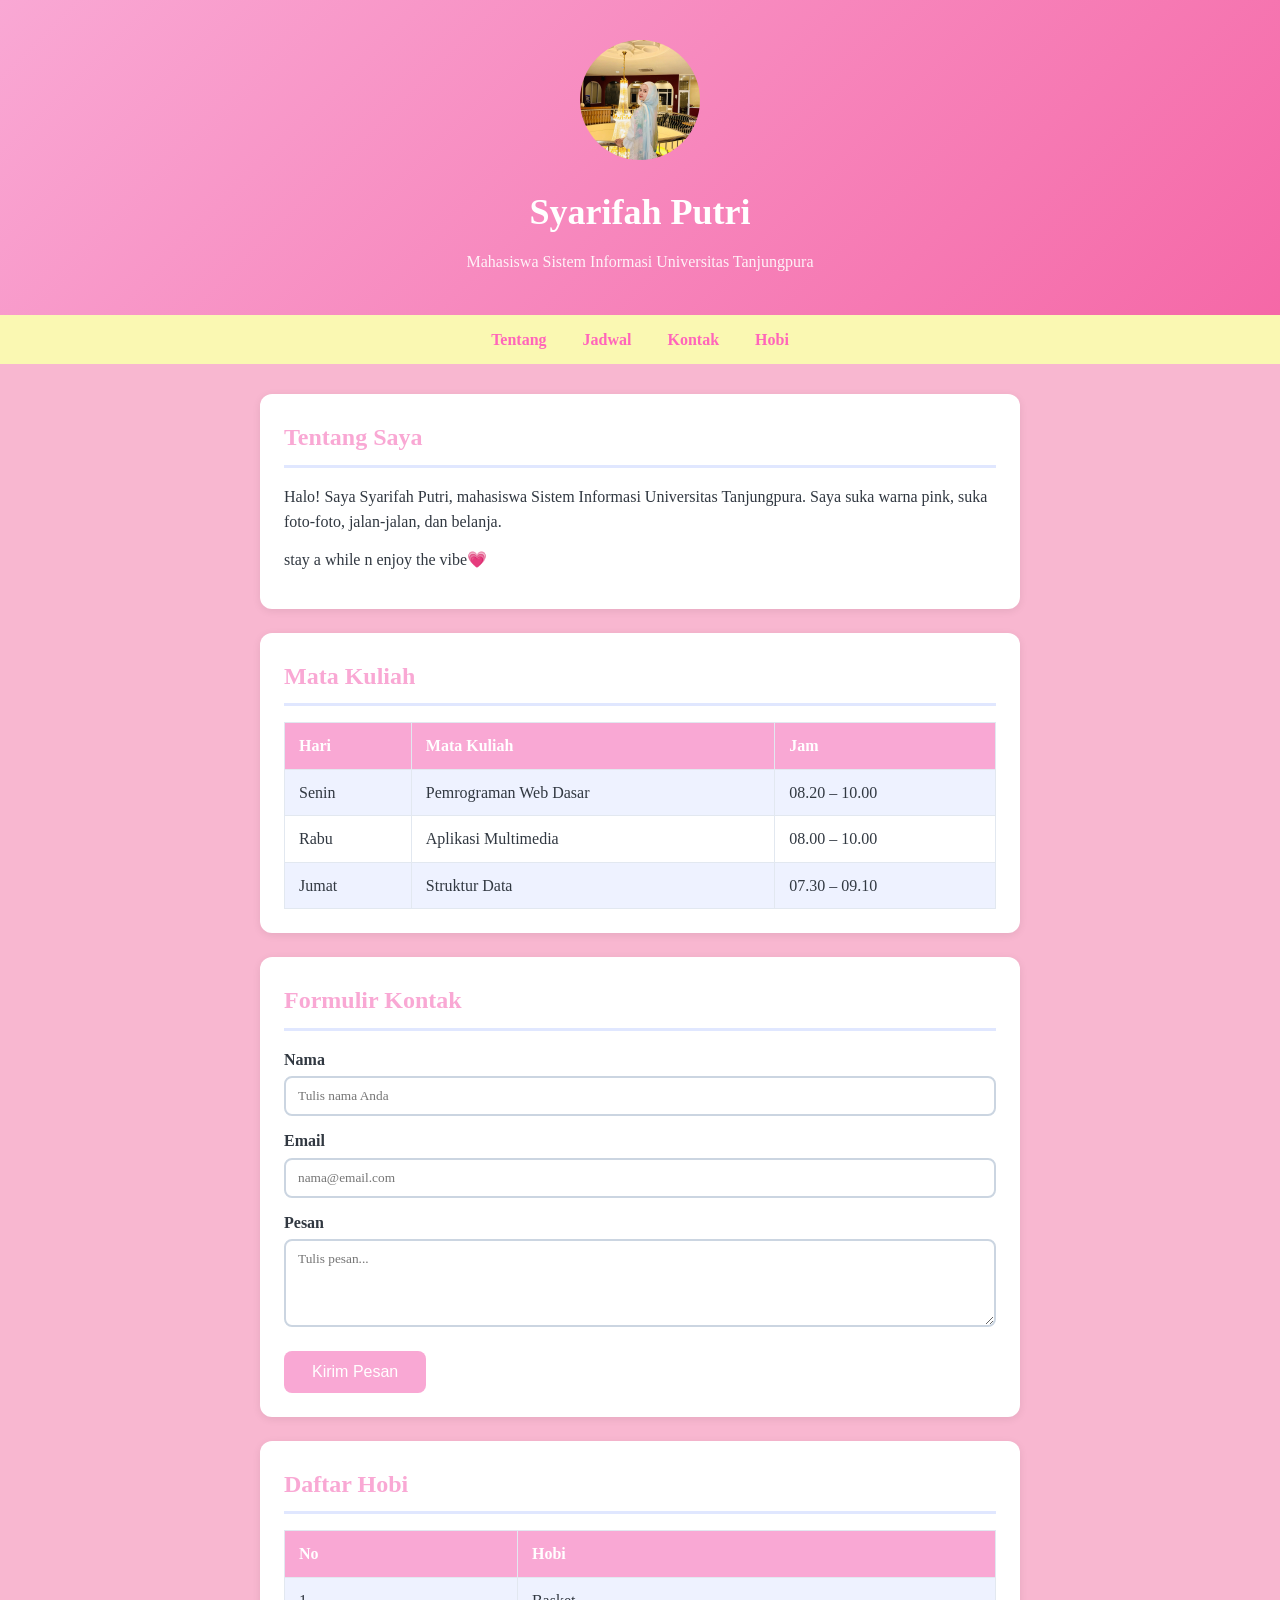
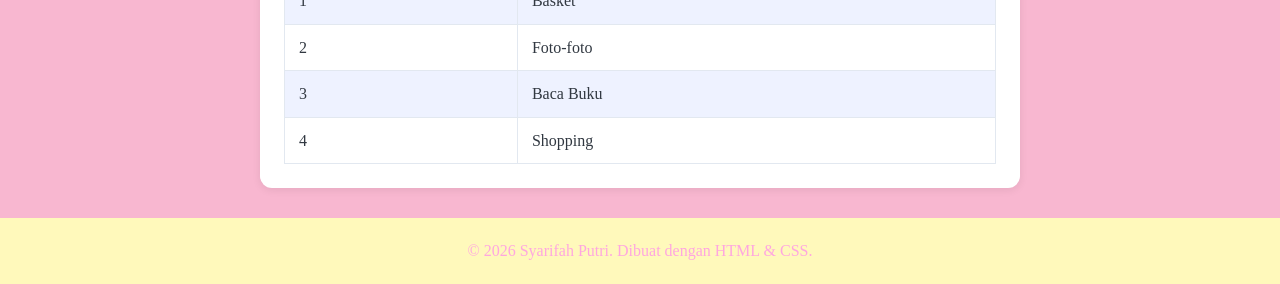
<file: praktik-css/index.html>
<!DOCTYPE html>
<html lang="id">
<head>
    <meta charset="UTF-8">
    <meta name="viewport" content="width=device-width, initial-scale=1.0">
    <title>Profil Syarifah Putri</title>
    <link rel="stylesheet" href="style.css">
</head>
<body>
    <header class="header">
        <img src="foto.jpg" alt="Foto Profil">
        <h1>Syarifah Putri</h1>
        <p>Mahasiswa Sistem Informasi Universitas Tanjungpura</p>
    </header>

    <nav class="nav">
        <a href="#tentang">Tentang</a>
        <a href="#jadwal">Jadwal</a>
        <a href="#kontak">Kontak</a>
        <a href="#hobi">Hobi</a>
    </nav>

    <main class="konten">
        <section id="tentang">
            <h2>Tentang Saya</h2>
            <p>
                Halo! 
                Saya Syarifah Putri, mahasiswa Sistem Informasi
                Universitas Tanjungpura. Saya suka warna pink, suka
                foto-foto, jalan-jalan, dan belanja.
            </p>
            <p>
                stay a while n enjoy the vibe💗
            </p>
        </section>

        <section id="jadwal">
            <h2>Mata Kuliah</h2>
            <table>
                <tr><th>Hari</th><th>Mata Kuliah</th><th>Jam</th></tr>
                <tr><td>Senin</td><td>Pemrograman Web Dasar</td><td>08.20 – 10.00</td></tr>
                <tr><td>Rabu</td><td>Aplikasi Multimedia</td><td>08.00 – 10.00</td></tr>
                <tr><td>Jumat</td><td>Struktur Data</td><td>07.30 – 09.10</td></tr>
            </table>
        </section>

        <section id="kontak">
            <h2>Formulir Kontak</h2>
            <form>
                <label for="nama">Nama</label>
                <input type="text" id="nama" placeholder="Tulis nama Anda">

                <label for="email">Email</label>
                <input type="email" id="email" placeholder="nama@email.com">

                <label for="pesan">Pesan</label>
                <textarea id="pesan" rows="4" placeholder="Tulis pesan..."></textarea>

                <button type="submit">Kirim Pesan</button>
            </form>
        </section>

        <section id="hobi">
            <h2>Daftar Hobi</h2>
            <table>
                <tr><th>No</th><th>Hobi</th></tr>
                <tr><td>1</td><td>Basket</td></tr>
                <tr><td>2</td><td>Foto-foto</td></tr>
                <tr><td>3</td><td>Baca Buku</td></tr>
                <tr><td>4</td><td>Shopping</td></tr>
            </table>
        </section>
    </main>

    <footer class="footer">
        <p>&copy; 2026 Syarifah Putri. Dibuat dengan HTML &amp; CSS.</p>
    </footer>
</body>
</html>
</file>
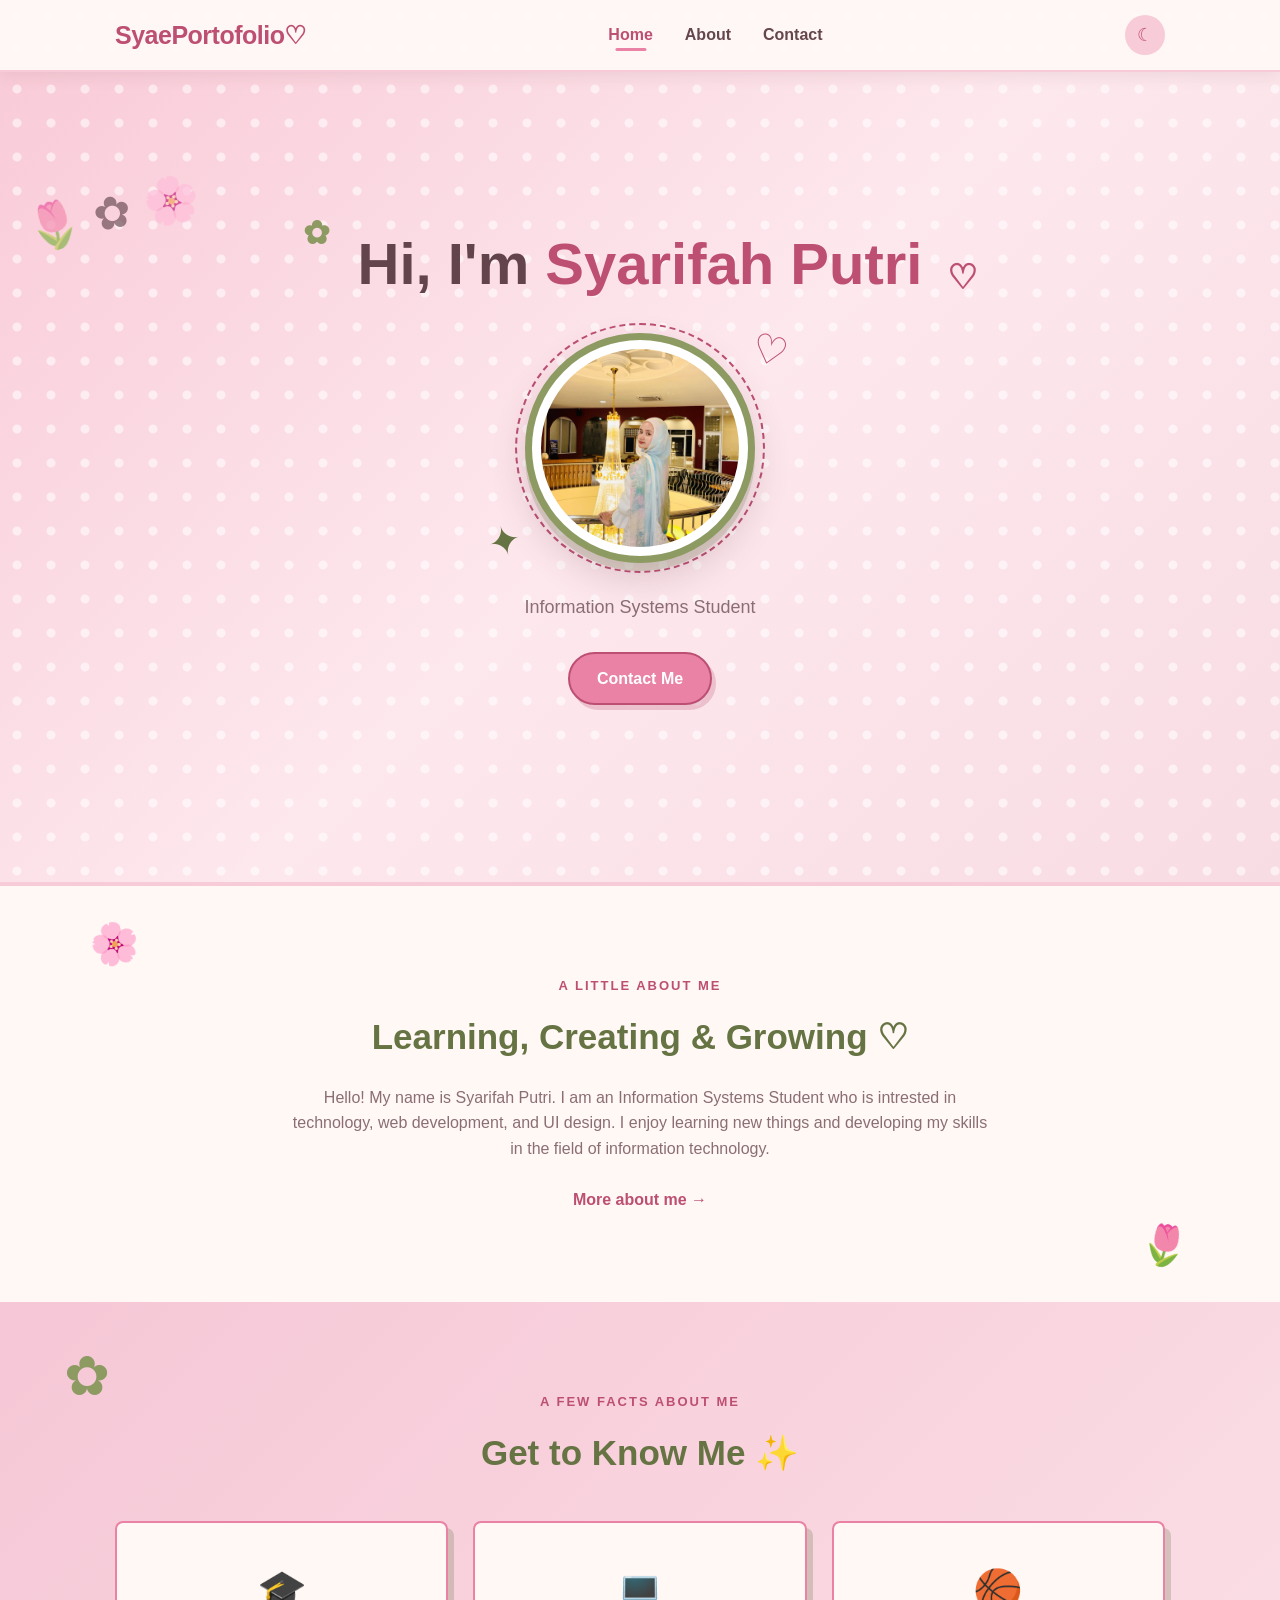
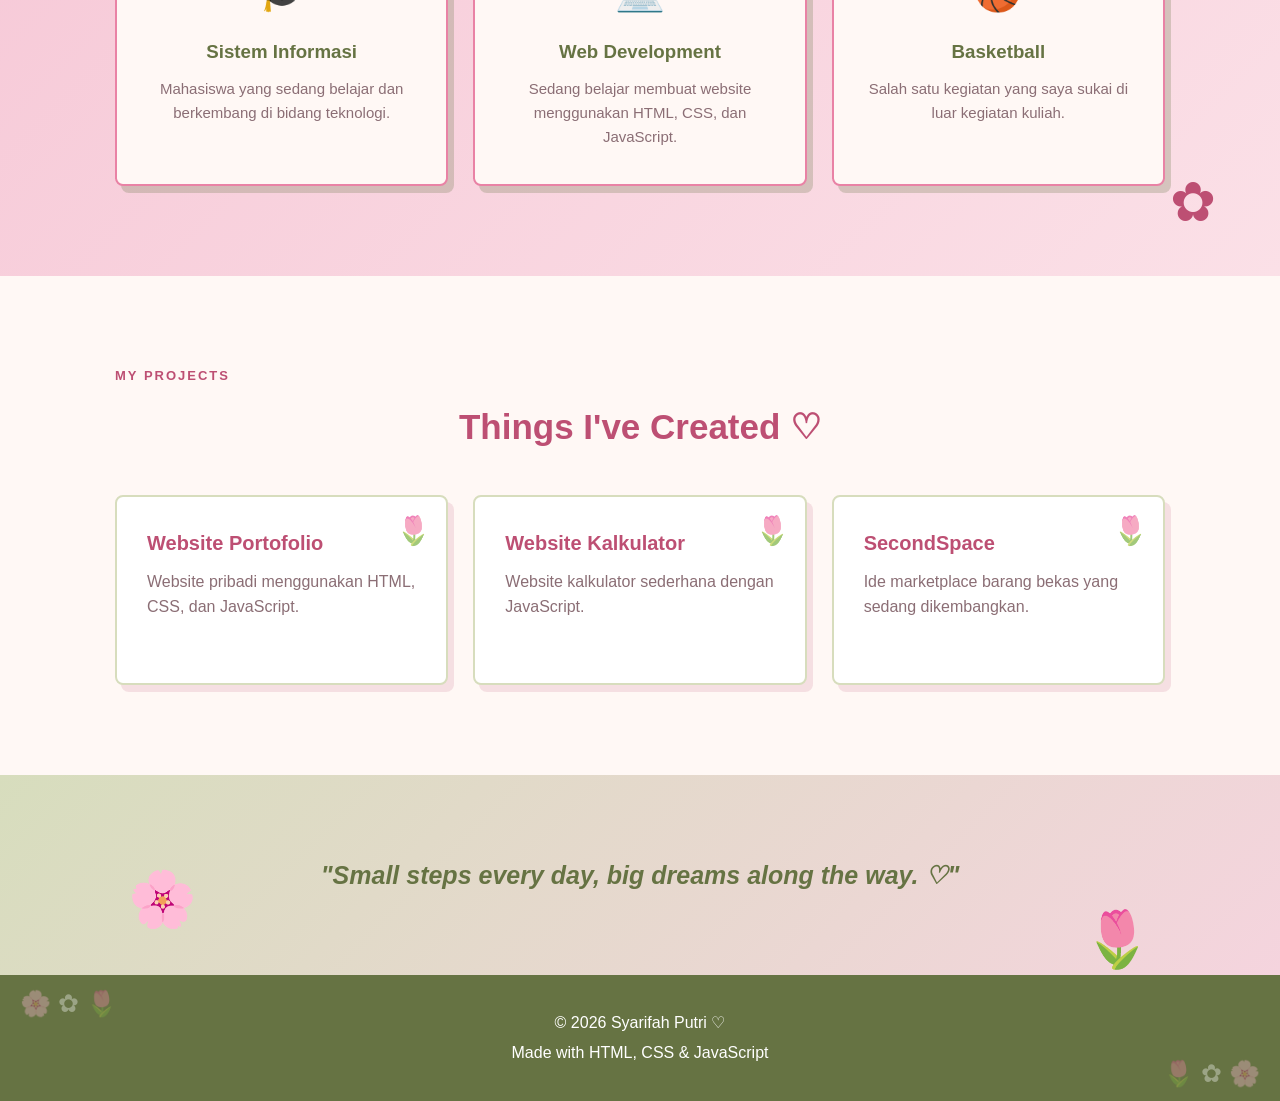
<file: praktikum7/portofolio/index.html>
<!DOCTYPE html>
<html lang="id">

<head>

    <meta charset="UTF-8">

    <meta name="viewport" content="width=device-width, initial-scale=1.0">

    <title>Portofolio Syarifah Putri</title>

    <link rel="stylesheet" href="css/style.css">

</head>


<body>

    <!-- NAVBAR --> 

    <nav>

        <div class="container">

            <div class="logo">
                SyaePortofolio♡
            </div>


            <ul class="nav-links">

                <li>
                    <a href="index.html" class="active">
                        Home
                    </a>
                </li>

                <li>
                    <a href="about.html">
                        About
                    </a>
                </li>

                <li>
                    <a href="contact.html">
                        Contact
                    </a>
                </li>

            </ul>


            <button id="dark-mode-btn">
                ☾
            </button>

        </div>

    </nav>

    <!-- HERO / HOME ATAS -->

    <section class="hero">

        <div class="container">

            <div class="hero-content">


                <h1>
                    Hi, I'm
                    <span id="typing-text"></span>
                </h1>

                <!-- FOTO PROFIL -->

                <div class="profile-container">

                    <div class="profile-decoration decoration-one">
                        ♡
                    </div>

                    <div class="profile-decoration decoration-two">
                        ✦
                    </div>


                    <div class="profile-circle">

                        <img
                            src="images/profile.jpg"
                            alt="Foto Syarifah Putri"
                        >

                    </div>

                </div>


                <p class="hero-text">
                    Information Systems Student
                </p>


                <div class="hero-buttons">

                    <a href="contact.html" class="btn">
                        Contact Me
                    </a>

                </div>


            </div>

        </div>

    </section>



    <!-- ABOUT PREVIEW -->

    <section class="about-preview">

        <div class="container">

            <p class="section-label">
                A LITTLE ABOUT ME
            </p>


            <h2>
                Learning, Creating & Growing ♡
            </h2>


            <p>
                Hello! My name is Syarifah Putri. I am an Information Systems Student who is intrested in technology, web development, and UI design. I enjoy learning new things and developing my skills in the field of information technology.
            </p>


            <a href="about.html" class="small-link">
                More about me →
            </a>

        </div>

    </section>



    <!-- QUICK FACTS -->

    <section class="quick-facts">

        <div class="container">

            <p class="section-label">
                A FEW FACTS ABOUT ME
            </p>


            <h2>
                Get to Know Me ✨
            </h2>


            <div class="facts-list">


                <div class="fact-item">

                    <span>🎓</span>

                    <h3>
                        Sistem Informasi
                    </h3>

                    <p>
                        Mahasiswa yang sedang belajar
                        dan berkembang di bidang teknologi.
                    </p>

                </div>


                <div class="fact-item">

                    <span>💻</span>

                    <h3>
                        Web Development
                    </h3>

                    <p>
                        Sedang belajar membuat website
                        menggunakan HTML, CSS, dan JavaScript.
                    </p>

                </div>


                <div class="fact-item">

                    <span>🏀</span>

                    <h3>
                        Basketball
                    </h3>

                    <p>
                        Salah satu kegiatan yang saya
                        sukai di luar kegiatan kuliah.
                    </p>

                </div>


            </div>

        </div>

    </section>



    <!-- PROJECTS -->

    <section class="projects">

        <div class="container">

            <p class="section-label">
                MY PROJECTS
            </p>


            <h2>
                Things I've Created ♡
            </h2>


            <div
                class="project-grid"
                id="project-grid">
            </div>

        </div>

    </section>



    <!-- QUOTE -->

    <section class="quote">

        <div class="container">

            <p>
                "Small steps every day, big dreams along the way. ♡"
            </p>

        </div>

    </section>



    <!-- FOOTER -->

    <footer>

        <p>
            © 2026 Syarifah Putri ♡
        </p>

        <p>
            Made with HTML, CSS & JavaScript
        </p>

    </footer>



    <script src="js/main.js"></script>

</body>

</html>
</file>
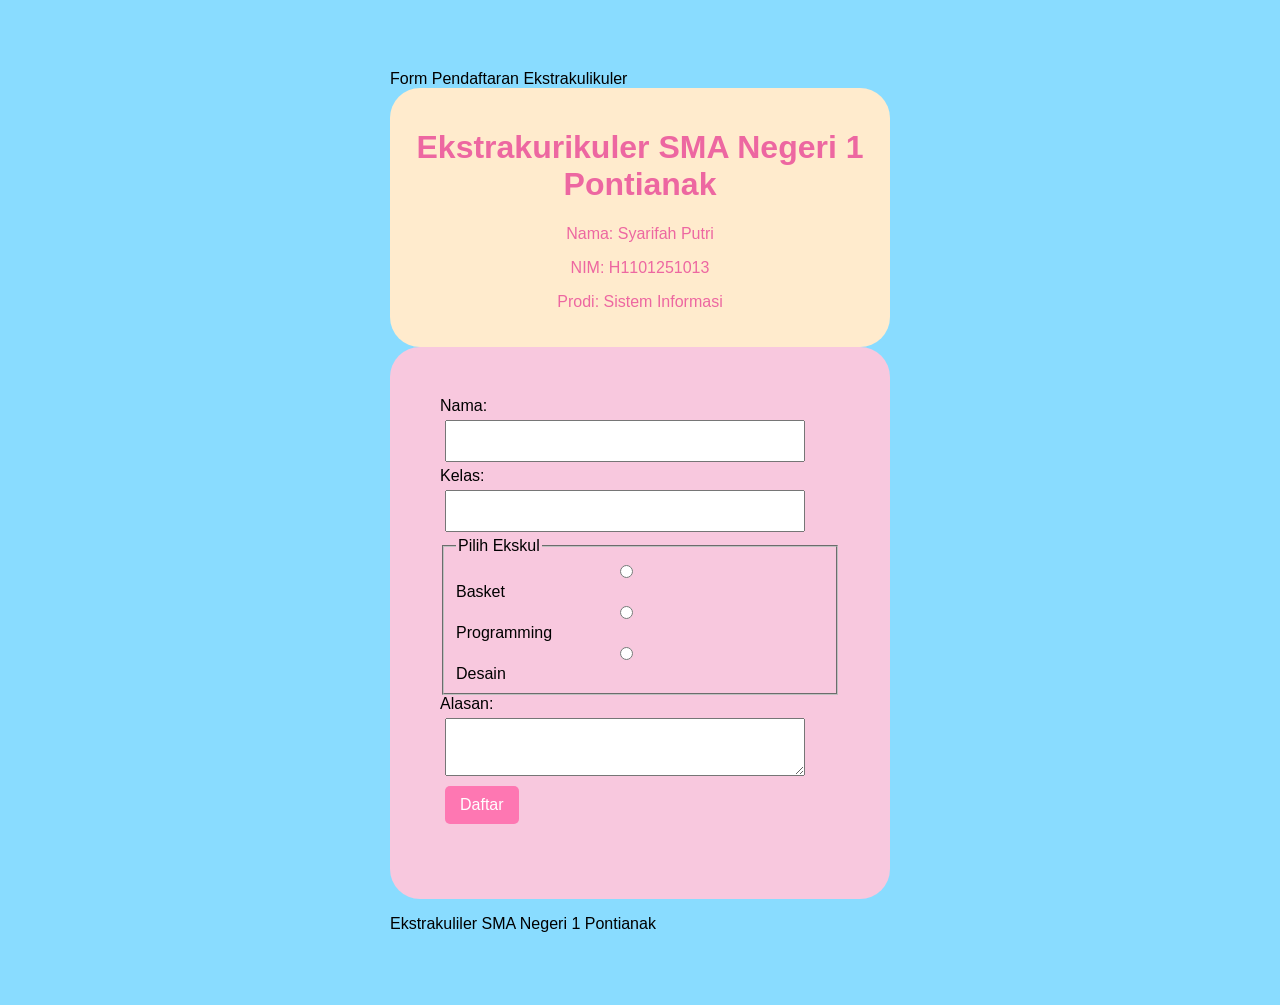
<file: UTS_H1101251013_Syarifah Putri.html>
<DOCTYPE html>
<html>
<head>
    <tittle>Form Pendaftaran Ekstrakulikuler</tittle>

    <style>
         header {
            background-color: blanchedalmond;
            color:#ed67a1;
            text-align: center;
            padding: 20px;
            border-radius: 30px;
         }

        body {
            font-family: Arial, sans-serif;
            max-width: 500px;
            margin: 50px auto;
            padding: 20px;
            background: #89dcff;
        }

        .kotak {
            background: #f8c8de;
            padding: 50px;
            border-radius: 30px;
        }

        input, textarea {
            padding: 10px;
            margin: 5px;
            font-size: 16px;
            width: 90%;
            box-sizing: border-box;
        }

        button {
            padding: 10px 15px;
            margin: 5px;
            font-size: 16px;
            background: #fe77b2;
            color: white;
            border: none;
            border-radius: 5px;
            cursor: pointer;
        }

        fieldset {
            margin-top: 10px 5px;

        }

        .hasil {
            margin-top: 20px;
        }

        @media (max-width: 600px) {
            body {
                margin: 20px;
            }
        }
    </style>

</head>

<body>

<header>
    <h1>Ekstrakurikuler SMA Negeri 1 Pontianak</h1>
    <p>Nama: Syarifah Putri</p>
    <p>NIM: H1101251013</p>
    <p>Prodi: Sistem Informasi</p>
</header>

<main>

<section class="kotak">
    
    <label>Nama:</label><br>
    <input type="text" id="nama"><br>

    <label>Kelas:</label><br>
    <input type="text" id="kelas"><br>

    <fieldset>
        <legend>Pilih Ekskul</legend>

        <input type="radio" name="ekskul" value="Basket">
        Basket
        <br>

        <input type="radio" name="ekskul" value="Programming">
        Programming

        <input type="radio" name="ekskul" value="Desain">
        Desain

    </fieldset>

    <label>Alasan: </label><br>
    <textarea id="alasan"></textarea><br>

    <button onclick="daftar()">Daftar</button>

    <div class="hasil" id="hasil"></div>

</section>

</main>

<footer>
    <p>Ekstrakuliler SMA Negeri 1 Pontianak</p>
</footer>


<script>

function daftar() {
    let nama = document.getElementById("nama").value;
    let kelas = document.getElementById("kelas").value;
    let alasan = document.getElementById("alasan").value;
    let ekskul = document.querySelector('input[name="ekskul"]:checked');

    if (nama == "" || kelas == "" || alasan == "" || ekskul == null) {
        alert("Semua data harus diisi!");
        return;
    }

    document.getElementById("hasil").innerHTML =
        "<h3>Data Pendaftaran</h3>" +
        "Nama: " + nama + "<br>" +
        "Kelas: " + kelas + "<br>" +
        "Ekskul: " + ekskul.value + "<br>" +
        "Alasan: " + alasan;

    document.getElementById("nama").value = "";
    document.getElementById("kelas").value = "";
    document.getElementById("alasan").value = "";
    ekskul.checked = false;
}   

</script>

</body>
</html>
</file>
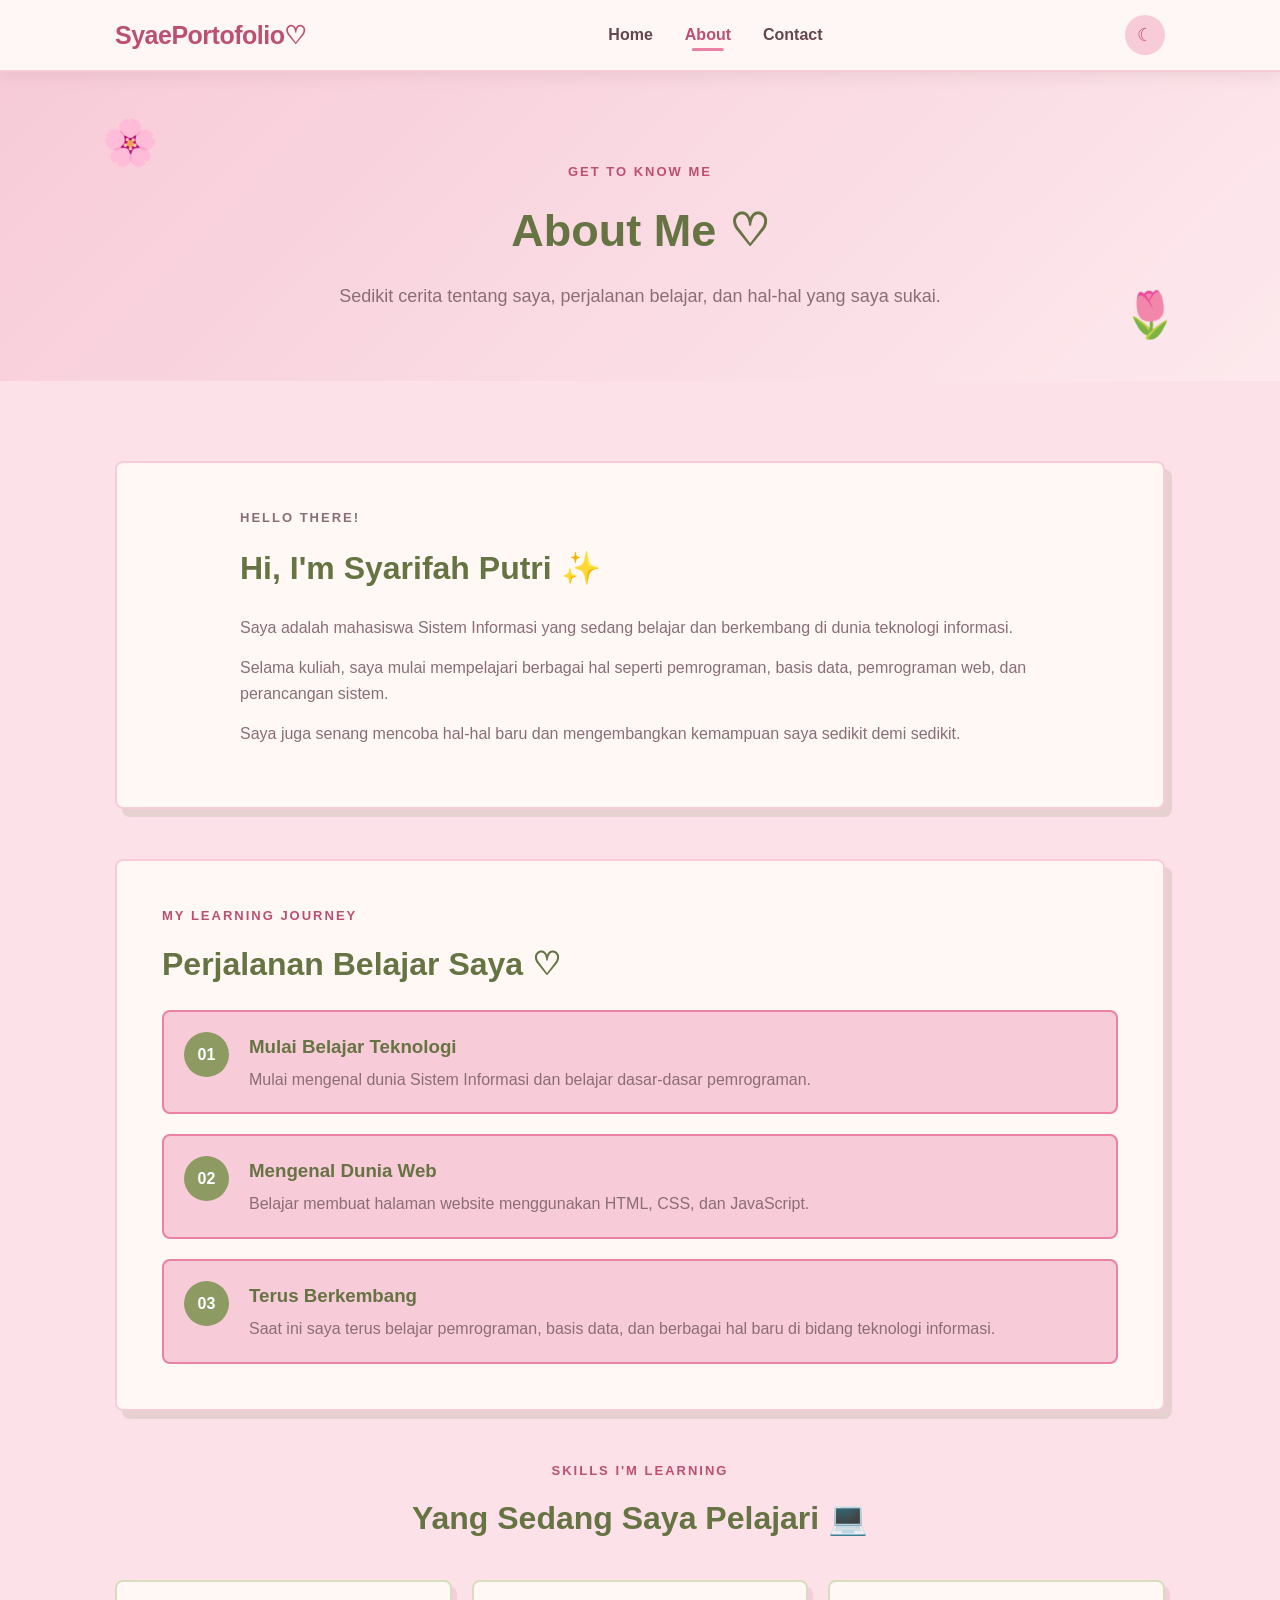
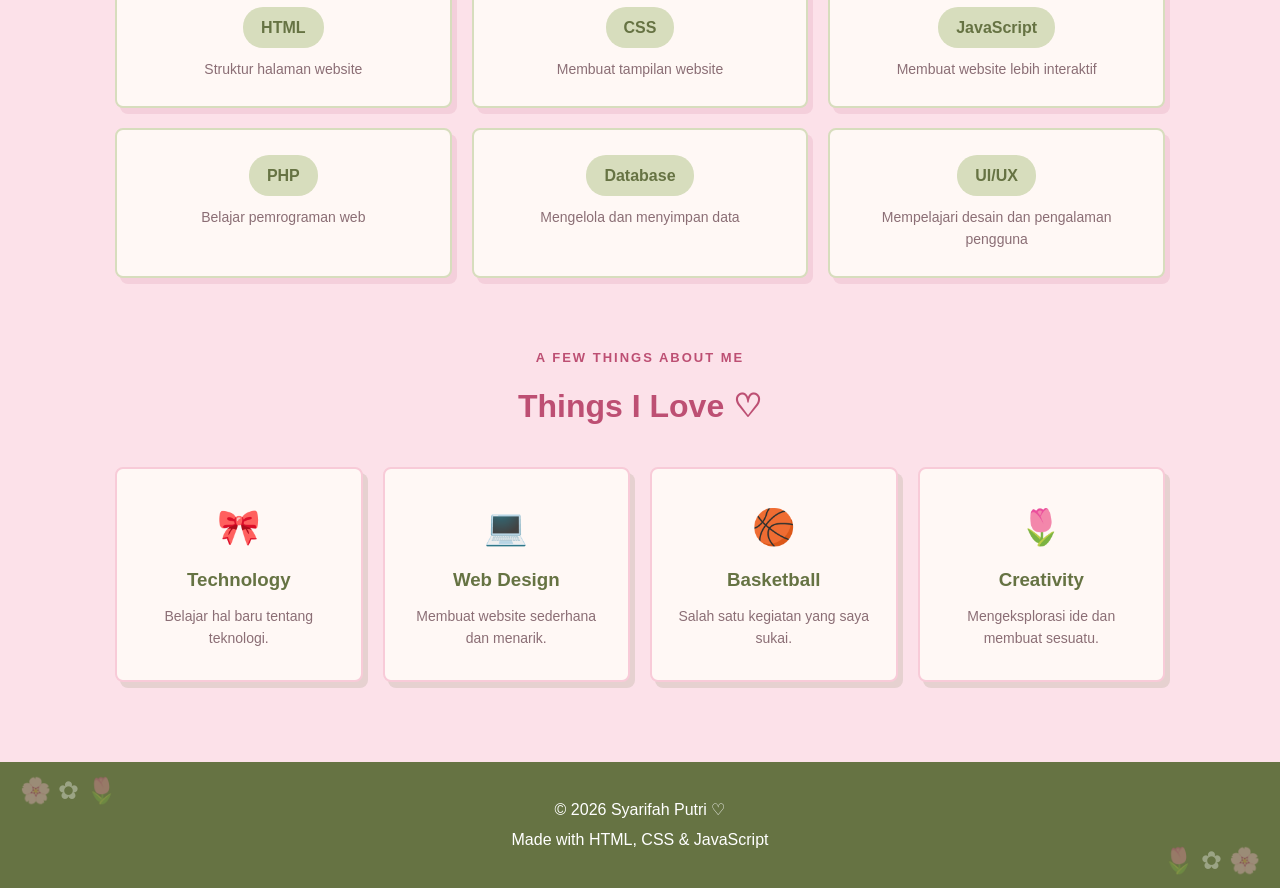
<file: praktikum7/portofolio/about.html>
<!DOCTYPE html>
<html lang="id">

<head>
    <meta charset="UTF-8">
    <meta name="viewport" content="width=device-width, initial-scale=1.0">

    <title>About - Syarifah Putri</title>

    <link rel="stylesheet" href="css/style.css">
</head>

<body>

    <!-- NAVBAR -->

    <nav>
        <div class="container">

            <div class="logo">SyaePortofolio♡</div>

            <ul class="nav-links">
                <li>
                    <a href="index.html">Home</a>
                </li>

                <li>
                    <a href="about.html" class="active">About</a>
                </li>

                <li>
                    <a href="contact.html">Contact</a>
                </li>
            </ul>

            <button id="dark-mode-btn">☾</button>

        </div>
    </nav>


    <!-- HEADER -->

    <section class="page-header">

        <div class="container">

            <p class="section-label">GET TO KNOW ME</p>

            <h1>About Me ♡</h1>

            <p>
                Sedikit cerita tentang saya, perjalanan belajar,
                dan hal-hal yang saya sukai.
            </p>

        </div>

    </section>


    <!-- ABOUT -->

    <section class="about-page">

        <div class="container">

            <div class="about-box">

                <div class="about-text">

                    <p class="section-label">HELLO THERE!</p>

                    <h2>Hi, I'm Syarifah Putri ✨</h2>

                    <p>
                        Saya adalah mahasiswa Sistem Informasi yang
                        sedang belajar dan berkembang di dunia teknologi
                        informasi.
                    </p>

                    <p>
                        Selama kuliah, saya mulai mempelajari berbagai
                        hal seperti pemrograman, basis data, pemrograman
                        web, dan perancangan sistem.
                    </p>

                    <p>
                        Saya juga senang mencoba hal-hal baru dan
                        mengembangkan kemampuan saya sedikit demi sedikit.
                    </p>

                </div>

            </div>

            <div class="journey-box">

                <p class="section-label">MY LEARNING JOURNEY</p>

                <h2>Perjalanan Belajar Saya ♡</h2>

                <div class="journey-list">

                    <div class="journey-item">

                        <div class="journey-number">
                            01
                        </div>

                        <div>
                            <h3>Mulai Belajar Teknologi</h3>

                            <p>
                                Mulai mengenal dunia Sistem Informasi
                                dan belajar dasar-dasar pemrograman.
                            </p>
                        </div>

                    </div>


                    <div class="journey-item">

                        <div class="journey-number">
                            02
                        </div>

                        <div>
                            <h3>Mengenal Dunia Web</h3>

                            <p>
                                Belajar membuat halaman website
                                menggunakan HTML, CSS, dan JavaScript.
                            </p>
                        </div>

                    </div>


                    <div class="journey-item">

                        <div class="journey-number">
                            03
                        </div>

                        <div>
                            <h3>Terus Berkembang</h3>

                            <p>
                                Saat ini saya terus belajar pemrograman,
                                basis data, dan berbagai hal baru di
                                bidang teknologi informasi.
                            </p>
                        </div>

                    </div>

                </div>

            </div>

            <div class="skills-box">

                <p class="section-label">SKILLS I'M LEARNING</p>

                <h2>Yang Sedang Saya Pelajari 💻</h2>

                <div class="skills-list">

                    <div class="skill-item">
                        <span>HTML</span>
                        <p>Struktur halaman website</p>
                    </div>

                    <div class="skill-item">
                        <span>CSS</span>
                        <p>Membuat tampilan website</p>
                    </div>

                    <div class="skill-item">
                        <span>JavaScript</span>
                        <p>Membuat website lebih interaktif</p>
                    </div>

                    <div class="skill-item">
                        <span>PHP</span>
                        <p>Belajar pemrograman web</p>
                    </div>

                    <div class="skill-item">
                        <span>Database</span>
                        <p>Mengelola dan menyimpan data</p>
                    </div>

                    <div class="skill-item">
                        <span>UI/UX</span>
                        <p>Mempelajari desain dan pengalaman pengguna</p>
                    </div>

                </div>

            </div>


            <div class="interest-box">

                <p class="section-label">A FEW THINGS ABOUT ME</p>

                <h2>Things I Love ♡</h2>

                <div class="interest-list">

                    <div class="interest-item">
                        <span>🎀</span>

                        <h3>Technology</h3>

                        <p>
                            Belajar hal baru tentang teknologi.
                        </p>
                    </div>


                    <div class="interest-item">
                        <span>💻</span>

                        <h3>Web Design</h3>

                        <p>
                            Membuat website sederhana dan menarik.
                        </p>
                    </div>


                    <div class="interest-item">
                        <span>🏀</span>

                        <h3>Basketball</h3>

                        <p>
                            Salah satu kegiatan yang saya sukai.
                        </p>
                    </div>


                    <div class="interest-item">
                        <span>🌷</span>

                        <h3>Creativity</h3>

                        <p>
                            Mengeksplorasi ide dan membuat sesuatu.
                        </p>
                    </div>

                </div>

            </div>

        </div>

    </section>

    <footer>

        <p>© 2026 Syarifah Putri ♡</p>

        <p>
            Made with HTML, CSS & JavaScript
        </p>

    </footer>


    <script src="js/main.js"></script>

</body>

</html>
</file>
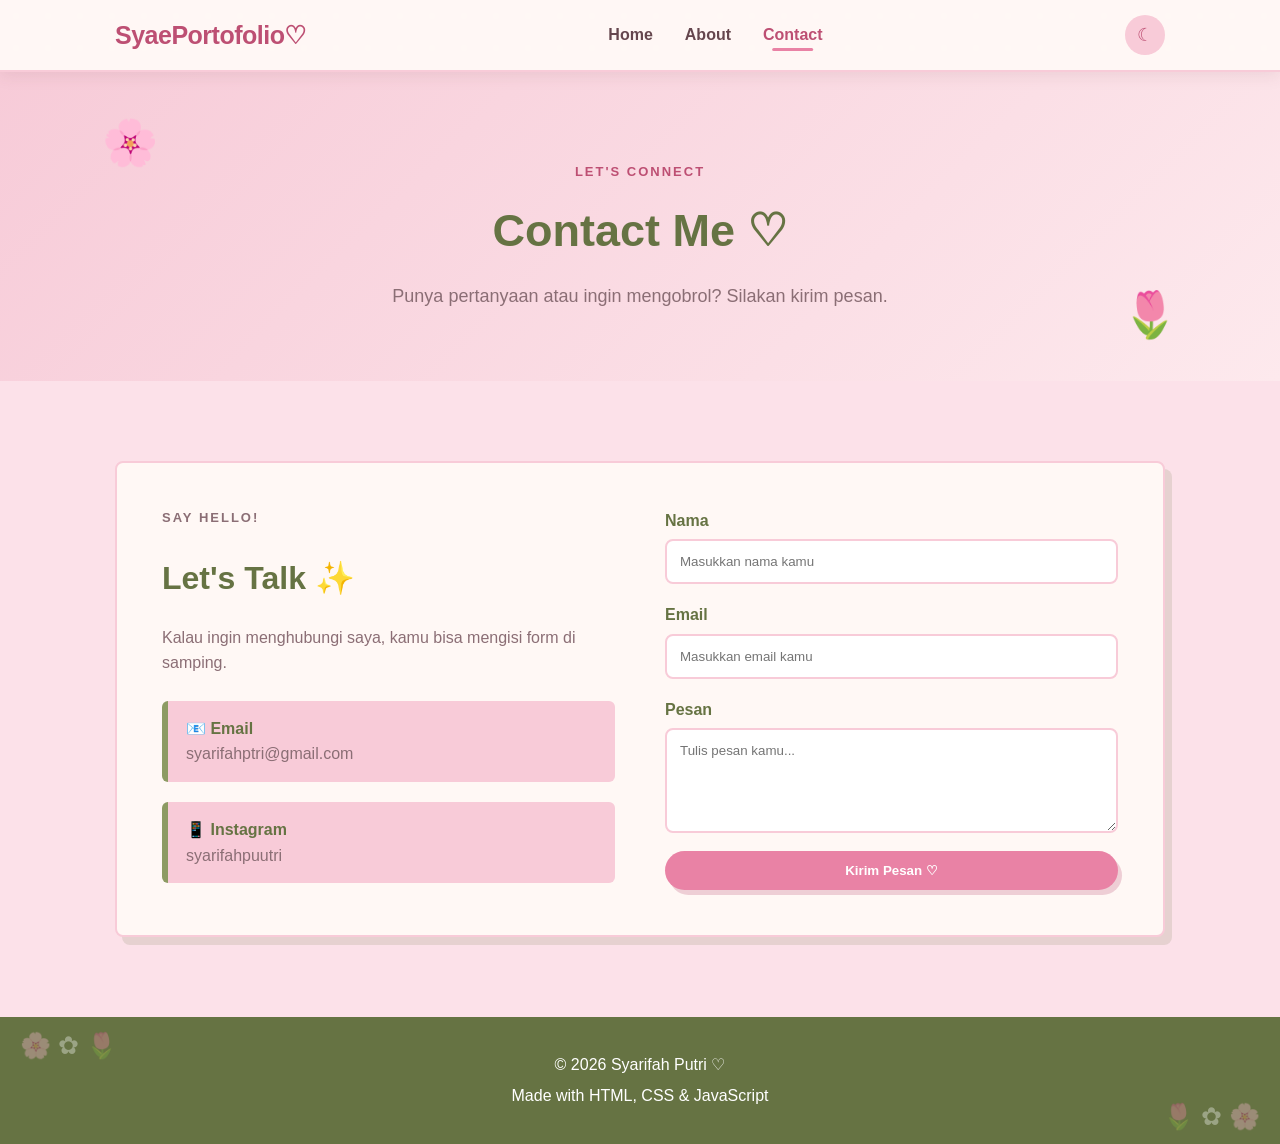
<file: praktikum7/portofolio/contact.html>
<!DOCTYPE html>
<html lang="id">

<head>
    <meta charset="UTF-8">
    <meta name="viewport" content="width=device-width, initial-scale=1.0">
    <title>Contact - Syarifah Putri</title>
    <link rel="stylesheet" href="css/style.css">
</head>

<body>

    <nav>
        <div class="container">

            <div class="logo">SyaePortofolio♡</div>

            <ul class="nav-links">
                <li><a href="index.html">Home</a></li>
                <li><a href="about.html">About</a></li>
                <li><a href="contact.html" class="active">Contact</a></li>
            </ul>

            <button id="dark-mode-btn">☾</button>

        </div>
    </nav>


    <section class="page-header">

        <div class="container">

            <p class="section-label">LET'S CONNECT</p>

            <h1>Contact Me ♡</h1>

            <p>
                Punya pertanyaan atau ingin mengobrol?
                Silakan kirim pesan.
            </p>

        </div>

    </section>


    <section class="contact-page">

        <div class="container">

            <div class="contact-box">

                <div class="contact-info">

                    <p class="section-label">SAY HELLO!</p>

                    <h2>Let's Talk ✨</h2>

                    <p>
                        Kalau ingin menghubungi saya, kamu bisa
                        mengisi form di samping.
                    </p>

                    <div class="contact-detail">
                        <strong>📧 Email</strong>
                        <p>syarifahptri@gmail.com</p>
                    </div>

                    <div class="contact-detail">
                        <strong>📱 Instagram</strong>
                         <p>
                                <a href="https://www.instagram.com/syarifahpuutri/" target="_blank">
                                    syarifahpuutri
                                </a>
                         </p>
                    </div>

                </div>


                <form id="contact-form">

                    <label for="nama">Nama</label>
                    <input type="text" id="nama" placeholder="Masukkan nama kamu">

                    <label for="email">Email</label>
                    <input type="email" id="email" placeholder="Masukkan email kamu">

                    <label for="pesan">Pesan</label>
                    <textarea id="pesan" rows="5" placeholder="Tulis pesan kamu..."></textarea>

                    <button type="submit" class="btn">
                        Kirim Pesan ♡
                    </button>

                </form>

            </div>

        </div>

    </section>


    <footer>
        <p>© 2026 Syarifah Putri ♡</p>
        <p>Made with HTML, CSS & JavaScript</p>
    </footer>


    <script src="js/main.js"></script>

</body>
</html>
</file>
<file: praktik-css/style.css>
/* ===== Pengaturan Dasar ===== */
* {
    margin: 0;
    padding: 0;
    box-sizing: border-box;
}

body {
    font-family: 'Times New Roman', Times, serif, Helvetica, sans-serif;
    line-height: 1.6;
    color: #313841;
    background-color: #f8b7d0;
}

/* ===== Header ===== */
.header {
    background: linear-gradient(135deg, #f9a8d4, #f568a7);
    color: #ffffff;
    text-align: center;
    padding: 40px 20px;
}

.header h1 {
    font-size: 36px;
    margin-bottom: 8px;
}

.header p {
    font-size: 16px;
    opacity: 0.9;
}

.header img {
    width: 120px;
    height: 120px;
    border-radius: 50%;
    object-fit: cover;
    margin-bottom: 16px;
}

/* ===== Navigasi ===== */
.nav {
    background-color: #faf8b2;
    text-align: center;
    padding: 12px;
}

.nav a {
    color: #ff65ba;
    text-decoration: none;
    margin: 0 16px;
    font-weight: bold;
}

.nav a:hover {
    color: #a5b4fc;
}

/* ===== Konten ===== */
.konten {
    max-width: 800px;
    margin: 30px auto;
    padding: 0 20px;
}

.konten section {
    background-color: #ffffff;
    border-radius: 12px;
    padding: 24px;
    margin-bottom: 24px;
    box-shadow: 0 2px 8px rgba(0, 0, 0, 0.08);
}

.konten h2 {
    color: #f9a8d4;
    border-bottom: 3px solid #e0e7ff;
    padding-bottom: 8px;
    margin-bottom: 16px;
}

.konten p {
    margin-bottom: 12px;
}

/* ===== Tabel ===== */
table {
    width: 100%;
    border-collapse: collapse;
}

th, td {
    border: 1px solid #e2e8f0;
    padding: 10px 14px;
    text-align: left;
}

th {
    background-color: #f9a8d4;
    color: #ffffff;
}

tr:nth-child(even) {
    background-color: #eef2ff;
}

tr:hover {
    background-color: #e0e7ff;
}

/* ===== Formulir ===== */
form label {
    display: block;
    font-weight: bold;
    margin: 12px 0 4px;
}

form input, form textarea {
    width: 100%;
    padding: 10px 12px;
    border: 2px solid #cbd5e1;
    border-radius: 8px;
    font-family: inherit;
}

form input:focus, form textarea:focus {
    outline: none;
    border-color: #f9a8d4;
}

form button {
    margin-top: 16px;
    background-color: #f9a8d4;
    color: #ffffff;
    border: none;
    padding: 12px 28px;
    border-radius: 8px;
    font-size: 16px;
    cursor: pointer;
}

form button:hover {
    background-color: #4338ca;
    transform: scale(1.05);
}
/* ===== Footer ===== */
.footer {
    background-color: #fff9bb;
    color: #ffa6e0;
    text-align: center;
    padding: 20px;
}
</file>
<file: praktikum7/portofolio/css/style.css>
/* ========================================
   RESET
======================================== */

* {
    margin: 0;
    padding: 0;
    box-sizing: border-box;
}


:root {
    --pink: #e982a5;
    --pink-dark: #bd4f73;
    --pink-light: #f8cbd8;

    --pink-soft: #fce1e9;
    --cream: #fff8f5;

    --green: #8d9b63;
    --green-dark: #667343;
    --green-light: #d7ddbd;

    --brown: #805c58;

    --white: #ffffff;

    --text: #65464e;
    --gray: #8b6e75;
}


html {
    scroll-behavior: smooth;
}


body {
    font-family: "Segoe UI", Tahoma, Geneva, Verdana, sans-serif;

    color: var(--text);

    background-color: var(--pink-soft);

    line-height: 1.6;

    overflow-x: hidden;
}


/* ========================================
   BACKGROUND SCRAPBOOK
======================================== */

body::before {
    content: "";

    position: fixed;

    inset: 0;

    pointer-events: none;

    z-index: -1;

    background-image:
        radial-gradient(
            circle,
            rgba(255, 255, 255, 0.9) 3px,
            transparent 4px
        );

    background-size: 32px 32px;

    opacity: 0.55;
}


/* ========================================
   CONTAINER
======================================== */

.container {
    max-width: 1100px;

    margin: auto;

    padding: 0 25px;
}


/* ========================================
   NAVBAR
======================================== */

nav {
    position: sticky;

    top: 0;

    width: 100%;

    z-index: 100;

    background: rgba(255, 248, 245, 0.96);

    border-bottom: 2px solid var(--pink-light);

    box-shadow:
        0 4px 15px rgba(120, 70, 80, 0.10);
}


nav .container {
    display: flex;

    align-items: center;

    justify-content: space-between;

    padding-top: 15px;

    padding-bottom: 15px;
}


.logo {
    font-size: 25px;

    font-weight: 700;

    color: var(--pink-dark);

    letter-spacing: -0.5px;
}


.nav-links {
    display: flex;

    list-style: none;

    gap: 32px;
}


.nav-links a {
    position: relative;

    text-decoration: none;

    color: var(--text);

    font-weight: 600;

    transition: 0.3s;
}


.nav-links a:hover,
.nav-links a.active {
    color: var(--pink-dark);
}


.nav-links a::after {
    content: "";

    position: absolute;

    width: 0;

    height: 3px;

    background: var(--pink);

    left: 50%;

    bottom: -8px;

    transform: translateX(-50%);

    border-radius: 10px;

    transition: 0.3s;
}


.nav-links a:hover::after,
.nav-links a.active::after {
    width: 70%;
}


/* ========================================
   DARK MODE BUTTON
======================================== */

#dark-mode-btn {
    width: 40px;

    height: 40px;

    border: none;

    border-radius: 50%;

    background: var(--pink-light);

    color: var(--pink-dark);

    cursor: pointer;

    font-size: 18px;

    transition: 0.3s;
}


#dark-mode-btn:hover {
    background: var(--green);

    color: white;

    transform: rotate(15deg);
}


/* ========================================
   BUTTON
======================================== */

.btn {
    display: inline-block;

    padding: 12px 27px;

    background: var(--pink);

    color: white;

    border: 2px solid var(--pink-dark);

    border-radius: 30px;

    text-decoration: none;

    font-weight: 700;

    box-shadow:
        4px 5px 0 rgba(189, 79, 115, 0.25);

    transition: 0.3s;
}


.btn:hover {
    background: var(--green);

    border-color: var(--green-dark);

    transform: translateY(-3px);

    box-shadow:
        4px 7px 0 rgba(102, 115, 67, 0.25);
}


.btn-outline {
    background: var(--cream);

    color: var(--pink-dark);

    border-color: var(--pink);
}


.btn-outline:hover {
    background: var(--pink);

    color: white;
}


/* ========================================
   HOME / HERO
======================================== */

.hero {
    position: relative;

    min-height: 90vh;

    padding: 80px 0 100px;

    display: flex;

    align-items: center;

    text-align: center;

    overflow: hidden;

    background:
        linear-gradient(
            135deg,
            #f9cbd8,
            #fde8ed,
            #f8dce3
        );
}


/* POLKADOT */

.hero::before {
    content: "";

    position: absolute;

    inset: 0;

    pointer-events: none;

    background-image:
        radial-gradient(
            circle,
            rgba(255, 255, 255, 0.85) 4px,
            transparent 5px
        );

    background-size: 34px 34px;

    opacity: 0.65;
}


/* HIASAN SAMPING KIRI */

.hero::after {
    content: "🌷  ✿  🌸";

    position: absolute;

    left: 25px;

    top: 100px;

    font-size: 45px;

    line-height: 1.8;

    opacity: 0.65;

    transform: rotate(-12deg);
}


.hero-content {
    position: relative;

    z-index: 2;

    width: 100%;

    max-width: 900px;

    margin: auto;
}


/* ========================================
   TEKS HALO
======================================== */

.hero h1 {
    position: relative;

    font-size: 58px;

    line-height: 1.2;

    margin-bottom: 35px;

    color: #63444d;

    font-weight: 700;
}


.hero h1::before {
    content: "✿";

    position: absolute;

    left: -55px;

    top: -15px;

    color: var(--green);

    font-size: 32px;
}


.hero h1::after {
    content: "♡";

    position: absolute;

    right: -55px;

    bottom: 0;

    color: var(--pink-dark);

    font-size: 34px;
}


.hero h1 span {
    color: var(--pink-dark);
}


/* ========================================
   FOTO BULAT
======================================== */

.profile-container {
    position: relative;

    display: flex;

    justify-content: center;

    align-items: center;

    margin-bottom: 30px;
}


.profile-circle {
    position: relative;

    width: 230px;

    height: 230px;

    padding: 9px;

    background: white;

    border-radius: 50%;

    border: 7px solid var(--green);

    box-shadow:
        0 8px 0 rgba(102, 115, 67, 0.20),
        0 15px 35px rgba(100, 60, 70, 0.20);

    transition: 0.4s;
}


.profile-circle::before {
    content: "";

    position: absolute;

    inset: -17px;

    border: 2px dashed var(--pink-dark);

    border-radius: 50%;

    z-index: -1;
}


.profile-circle:hover {
    transform: rotate(2deg) translateY(-6px);

    box-shadow:
        0 12px 0 rgba(102, 115, 67, 0.20),
        0 20px 40px rgba(100, 60, 70, 0.25);
}


.profile-circle img {
    width: 100%;

    height: 100%;

    object-fit: cover;

    border-radius: 50%;
}


/* ========================================
   BUNGA DI FOTO
======================================== */

.profile-decoration {
    position: absolute;

    z-index: 3;

    font-size: 40px;
}


.decoration-one {
    top: -15px;

    margin-left: 260px;

    color: var(--pink-dark);

    transform: rotate(15deg);
}


.decoration-two {
    bottom: -10px;

    margin-right: 270px;

    color: var(--green-dark);

    transform: rotate(-15deg);
}


/* ========================================
   HERO TEXT
======================================== */

.hero-text {
    max-width: 600px;

    margin: 0 auto 30px;

    color: var(--gray);

    font-size: 18px;

    font-weight: 500;
}


/* ========================================
   HERO BUTTONS
======================================== */

.hero-buttons {
    display: flex;

    justify-content: center;

    align-items: center;

    gap: 15px;

    flex-wrap: wrap;
}


/* ========================================
   LABEL
======================================== */

.section-label {
    color: var(--pink-dark);

    font-size: 13px;

    font-weight: 700;

    letter-spacing: 2px;

    margin-bottom: 12px;
}


/* ========================================
   ABOUT PREVIEW
======================================== */

.about-preview {
    position: relative;

    padding: 90px 0;

    text-align: center;

    background: var(--cream);

    border-top: 4px solid var(--pink-light);
}


.about-preview::before {
    content: "🌸";

    position: absolute;

    top: 25px;

    left: 7%;

    font-size: 40px;

    transform: rotate(-15deg);
}


.about-preview::after {
    content: "🌷";

    position: absolute;

    right: 7%;

    bottom: 25px;

    font-size: 40px;

    transform: rotate(15deg);
}


.about-preview h2 {
    font-size: 35px;

    margin-bottom: 20px;

    color: var(--green-dark);
}


.about-preview p:not(.section-label) {
    max-width: 700px;

    margin: auto;

    color: var(--gray);
}


.small-link {
    display: inline-block;

    margin-top: 25px;

    color: var(--pink-dark);

    text-decoration: none;

    font-weight: 700;

    transition: 0.3s;
}


.small-link:hover {
    color: var(--green-dark);

    transform: translateX(5px);
}


/* ========================================
   QUICK FACTS
======================================== */

.quick-facts {
    position: relative;

    padding: 90px 0;

    background:
        linear-gradient(
            135deg,
            #f6c7d6,
            #fbe0e7
        );

    text-align: center;
}


.quick-facts::before {
    content: "✿";

    position: absolute;

    left: 5%;

    top: 30px;

    color: var(--green);

    font-size: 55px;
}


.quick-facts::after {
    content: "✿";

    position: absolute;

    right: 5%;

    bottom: 30px;

    color: var(--pink-dark);

    font-size: 55px;
}


.quick-facts h2 {
    font-size: 35px;

    margin-bottom: 40px;

    color: var(--green-dark);
}


.facts-list {
    display: grid;

    grid-template-columns: repeat(3, 1fr);

    gap: 25px;
}


.fact-item {
    background: var(--cream);

    padding: 35px 25px;

    border-radius: 8px;

    border: 2px solid var(--pink);

    box-shadow:
        6px 7px 0 rgba(102, 115, 67, 0.25);

    transition: 0.3s;
}


.fact-item:hover {
    transform: translateY(-7px) rotate(-1deg);
}


.fact-item span {
    font-size: 40px;
}


.fact-item h3 {
    color: var(--green-dark);

    margin: 15px 0 10px;
}


.fact-item p {
    color: var(--gray);

    font-size: 15px;
}


/* ========================================
   PROJECTS
======================================== */

.projects {
    position: relative;

    padding: 90px 0;

    background: var(--cream);
}


.projects h2 {
    text-align: center;

    font-size: 35px;

    margin-bottom: 40px;

    color: var(--pink-dark);
}


.project-grid {
    display: grid;

    grid-template-columns: repeat(3, 1fr);

    gap: 25px;
}


.project-card {
    position: relative;

    background: #fff;

    border-radius: 8px;

    padding: 30px;

    min-height: 190px;

    border: 2px solid var(--green-light);

    box-shadow:
        6px 7px 0 rgba(189, 79, 115, 0.15);

    transition: 0.3s;

    cursor: pointer;

    overflow: hidden;
}


.project-card::before {
    content: "🌷";

    position: absolute;

    top: 12px;

    right: 15px;

    font-size: 28px;

    opacity: 0.7;
}


.project-card:hover {
    transform: translateY(-8px) rotate(1deg);

    border-color: var(--pink);
}


.project-card h3 {
    color: var(--pink-dark);

    margin-bottom: 10px;

    font-size: 20px;
}


.project-card p {
    color: var(--gray);
}


/* ========================================
   QUOTE
======================================== */

.quote {
    position: relative;

    padding: 80px 0;

    text-align: center;

    background:
        linear-gradient(
            135deg,
            var(--green-light),
            #f5d4de
        );

    overflow: hidden;
}


.quote::before {
    content: "🌸";

    position: absolute;

    left: 10%;

    font-size: 55px;
}


.quote::after {
    content: "🌷";

    position: absolute;

    right: 10%;

    font-size: 55px;
}


.quote p {
    position: relative;

    z-index: 2;

    font-size: 25px;

    font-style: italic;

    color: var(--green-dark);

    font-weight: 600;
}


/* ========================================
   PAGE HEADER
======================================== */

.page-header {
    position: relative;

    padding: 90px 0 70px;

    text-align: center;

    background:
        linear-gradient(
            135deg,
            #f7cbd8,
            #fde9ed
        );
}


.page-header::before {
    content: "🌸";

    position: absolute;

    left: 8%;

    top: 35px;

    font-size: 45px;
}


.page-header::after {
    content: "🌷";

    position: absolute;

    right: 8%;

    bottom: 30px;

    font-size: 45px;
}


.page-header h1 {
    font-size: 45px;

    margin-bottom: 15px;

    color: var(--green-dark);
}


.page-header > .container > p:last-child {
    color: var(--gray);

    font-size: 18px;
}


/* ========================================
   ABOUT PAGE
======================================== */

.about-page {
    padding: 80px 0;

    background: var(--pink-soft);
}


.about-box,
.journey-box {
    background: var(--cream);

    padding: 45px;

    border-radius: 8px;

    border: 2px solid var(--pink-light);

    box-shadow:
        7px 8px 0 rgba(102, 115, 67, 0.15);

    margin-bottom: 50px;
}


.about-text {
    max-width: 800px;

    margin: auto;
}


.about-text h2,
.journey-box h2 {
    font-size: 32px;

    margin-bottom: 20px;

    color: var(--green-dark);
}


.about-text p {
    color: var(--gray);

    margin-bottom: 15px;
}


/* ========================================
   JOURNEY
======================================== */

.journey-list {
    display: flex;

    flex-direction: column;

    gap: 20px;
}


.journey-item {
    display: flex;

    align-items: flex-start;

    gap: 20px;

    padding: 20px;

    background: var(--pink-light);

    border: 2px solid var(--pink);

    border-radius: 8px;

    transition: 0.3s;
}


.journey-item:hover {
    transform: translateX(6px);
}


.journey-number {
    min-width: 45px;

    height: 45px;

    background: var(--green);

    color: white;

    border-radius: 50%;

    display: flex;

    align-items: center;

    justify-content: center;

    font-weight: bold;
}


.journey-item h3 {
    color: var(--green-dark);

    margin-bottom: 5px;
}


.journey-item p {
    color: var(--gray);
}


/* ========================================
   SKILLS
======================================== */

.skills-box {
    text-align: center;

    margin-bottom: 70px;
}


.skills-box h2 {
    font-size: 32px;

    margin-bottom: 35px;

    color: var(--green-dark);
}


.skills-list {
    display: grid;

    grid-template-columns: repeat(3, 1fr);

    gap: 20px;
}


.skill-item {
    background: var(--cream);

    padding: 25px;

    border-radius: 8px;

    border: 2px solid var(--green-light);

    box-shadow:
        5px 6px 0 rgba(189, 79, 115, 0.12);

    transition: 0.3s;
}


.skill-item:hover {
    transform: translateY(-5px);
}


.skill-item span {
    display: inline-block;

    background: var(--green-light);

    color: var(--green-dark);

    padding: 8px 18px;

    border-radius: 20px;

    font-weight: bold;

    margin-bottom: 10px;
}


.skill-item p {
    color: var(--gray);

    font-size: 14px;
}


/* ========================================
   INTEREST
======================================== */

.interest-box {
    text-align: center;
}


.interest-box h2 {
    font-size: 32px;

    margin-bottom: 35px;

    color: var(--pink-dark);
}


.interest-list {
    display: grid;

    grid-template-columns: repeat(4, 1fr);

    gap: 20px;
}


.interest-item {
    background: var(--cream);

    padding: 30px 20px;

    border-radius: 8px;

    border: 2px solid var(--pink-light);

    box-shadow:
        5px 6px 0 rgba(102, 115, 67, 0.15);

    transition: 0.3s;
}


.interest-item:hover {
    transform: translateY(-6px) rotate(-1deg);
}


.interest-item span {
    font-size: 35px;
}


.interest-item h3 {
    color: var(--green-dark);

    margin: 10px 0;
}


.interest-item p {
    color: var(--gray);

    font-size: 14px;
}


/* ========================================
   CONTACT
======================================== */

.contact-page {
    padding: 80px 0;

    background: var(--pink-soft);
}


.contact-box {
    display: grid;

    grid-template-columns: 1fr 1fr;

    gap: 50px;

    background: var(--cream);

    padding: 45px;

    border-radius: 8px;

    border: 2px solid var(--pink-light);

    box-shadow:
        7px 8px 0 rgba(102, 115, 67, 0.15);
}


.contact-info h2 {
    font-size: 32px;

    color: var(--green-dark);

    margin-bottom: 20px;
}


.contact-info > p {
    color: var(--gray);

    margin-bottom: 25px;
}


.contact-detail {
    margin-top: 20px;

    padding: 15px 18px;

    background: var(--pink-light);

    border-left: 6px solid var(--green);

    border-radius: 6px;
}


.contact-detail strong {
    color: var(--green-dark);
}


.contact-detail p {
    color: var(--gray);
}


/* INSTAGRAM LINK */

.contact-detail a {
    color: var(--gray);

    text-decoration: none;

    font-weight: 500;

    transition: 0.3s;
}


.contact-detail a:hover {
    color: var(--pink-dark);

    text-decoration: underline;
}


/* ========================================
   FORM
======================================== */

#contact-form {
    display: flex;

    flex-direction: column;
}


#contact-form label {
    margin-bottom: 6px;

    font-weight: 600;

    color: var(--green-dark);
}


#contact-form input,
#contact-form textarea {
    padding: 13px;

    border: 2px solid var(--pink-light);

    border-radius: 8px;

    margin-bottom: 18px;

    font-family: inherit;

    outline: none;

    background: white;

    color: var(--text);

    transition: 0.3s;
}


#contact-form input:focus,
#contact-form textarea:focus {
    border-color: var(--green);

    box-shadow:
        0 0 0 3px rgba(141, 155, 99, 0.15);
}


#contact-form textarea {
    resize: vertical;
}


#contact-form .btn {
    border: none;

    cursor: pointer;
}


/* ========================================
   FOOTER
======================================== */

footer {
    position: relative;

    background: var(--green-dark);

    color: white;

    text-align: center;

    padding: 30px;

    overflow: hidden;
}


footer::before {
    content: "🌸   ✿   🌷";

    position: absolute;

    left: 20px;

    top: 8px;

    opacity: 0.35;

    font-size: 25px;
}


footer::after {
    content: "🌷   ✿   🌸";

    position: absolute;

    right: 20px;

    bottom: 8px;

    opacity: 0.35;

    font-size: 25px;
}


footer p {
    margin: 5px;
}


/* ========================================
   DARK MODE
======================================== */

body.dark {
    --pink: #d86d91;

    --pink-dark: #e996b1;

    --pink-light: #573743;

    --pink-soft: #34252b;

    --cream: #30262a;

    --green: #87945e;

    --green-dark: #aab68a;

    --green-light: #4b5439;

    --text: #f9e9ed;

    --gray: #d2b9c0;
}


body.dark nav {
    background: rgba(48, 38, 42, 0.97);
}


body.dark .hero {
    background:
        linear-gradient(
            135deg,
            #49313a,
            #30262a
        );
}


body.dark .about-preview,
body.dark .projects {
    background: #30262a;
}


body.dark .about-box,
body.dark .journey-box,
body.dark .skill-item,
body.dark .interest-item,
body.dark .contact-box,
body.dark .fact-item,
body.dark .project-card {
    background: #3b2c32;
}


body.dark .profile-circle {
    background: #3b2c32;
}


body.dark .btn-outline {
    background: #3b2c32;

    color: #f9e9ed;
}


body.dark #contact-form input,
body.dark #contact-form textarea {
    background: #30262a;

    color: white;

    border-color: #65505a;
}


/* ========================================
   TABLET
======================================== */

@media (max-width: 900px) {

    .hero h1 {
        font-size: 52px;
    }


    .profile-circle {
        width: 210px;

        height: 210px;
    }


    .interest-list {
        grid-template-columns: 1fr 1fr;
    }

}


/* ========================================
   MOBILE
======================================== */

@media (max-width: 768px) {

    nav .container {
        padding: 12px 15px;
    }


    .logo {
        font-size: 20px;
    }


    .nav-links {
        gap: 12px;
    }


    .nav-links a {
        font-size: 14px;
    }


    #dark-mode-btn {
        width: 35px;

        height: 35px;

        font-size: 16px;
    }


    .hero {
        min-height: auto;

        padding: 65px 0 75px;
    }


    .hero h1 {
        font-size: 42px;
    }


    .hero h1::before {
        left: -25px;

        font-size: 25px;
    }


    .hero h1::after {
        right: -25px;

        font-size: 25px;
    }


    .profile-circle {
        width: 200px;

        height: 200px;
    }


    .hero-text {
        font-size: 17px;
    }


    .hero::after {
        left: 5px;

        font-size: 30px;
    }


    .facts-list {
        grid-template-columns: 1fr;
    }


    .project-grid {
        grid-template-columns: 1fr;
    }


    .skills-list {
        grid-template-columns: 1fr 1fr;
    }


    .contact-box {
        grid-template-columns: 1fr;

        padding: 30px;

        gap: 35px;
    }


    .interest-list {
        grid-template-columns: 1fr 1fr;
    }

}


/* ========================================
   SMALL MOBILE
======================================== */

@media (max-width: 500px) {

    .container {
        padding: 0 15px;
    }


    .nav-links {
        gap: 8px;
    }


    .nav-links a {
        font-size: 12px;
    }


    .hero h1 {
        font-size: 34px;
    }


    .hero h1::before,
    .hero h1::after {
        display: none;
    }


    .profile-circle {
        width: 180px;

        height: 180px;
    }


    .profile-decoration {
        font-size: 25px;
    }


    .skills-list {
        grid-template-columns: 1fr;
    }


    .interest-list {
        grid-template-columns: 1fr;
    }


    .quote p {
        font-size: 20px;
    }

}
</file>
